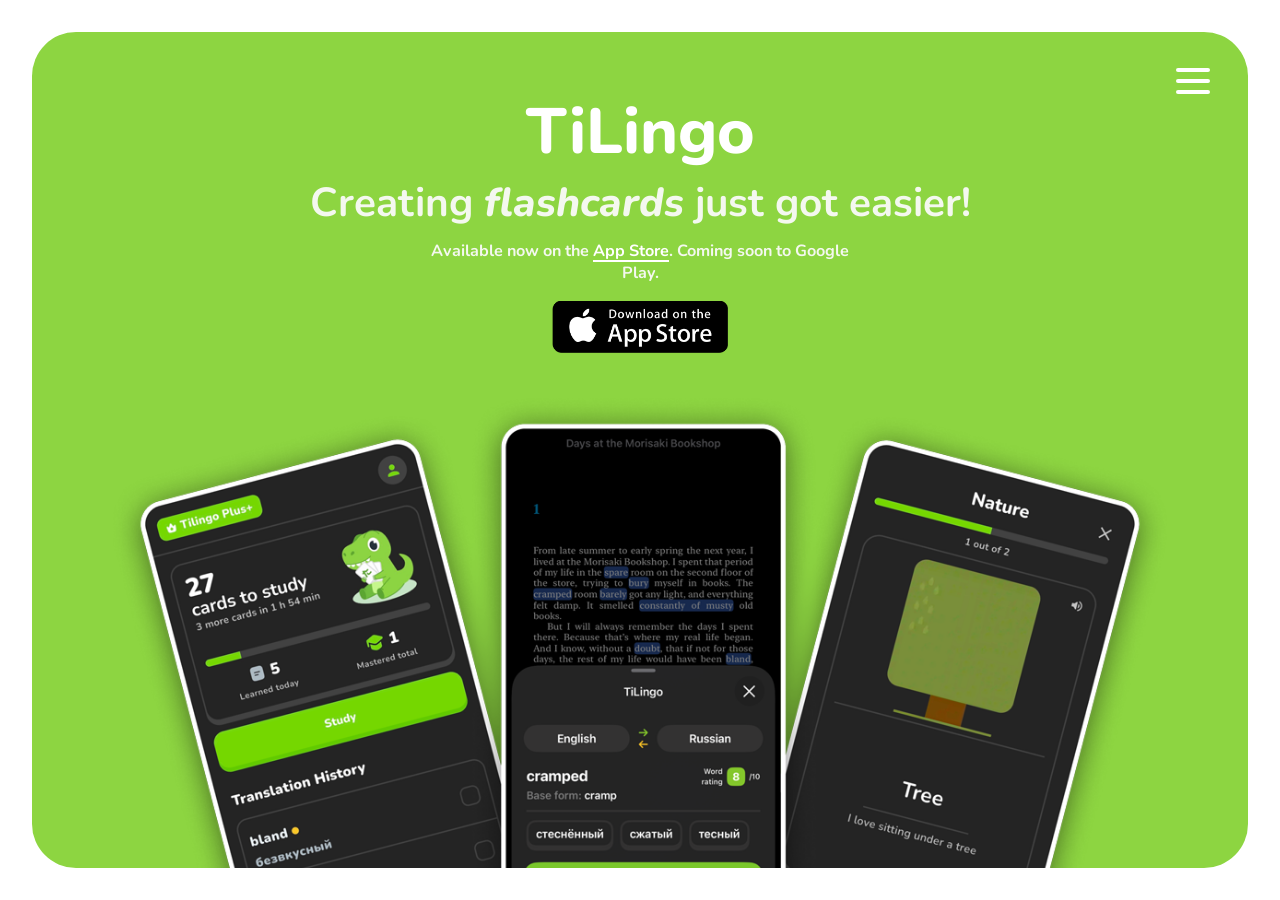
<file: index.html>
<!doctype html>
<html lang="en">
<head>
  <meta charset="utf-8">
  <meta name="viewport" content="width=device-width, initial-scale=1">
  <link rel="preconnect" href="https://fonts.googleapis.com">
  <link rel="preconnect" href="https://fonts.gstatic.com" crossorigin>
  <link href="https://fonts.googleapis.com/css2?family=Nunito:wght@400;600;700;800&display=swap" rel="stylesheet">
  <link rel="stylesheet" href="assets/css/home.css?v=7">
  <script src="assets/js/menu.js" defer></script>
  <title>TiLingo</title>
</head>
<body>
  <div class="stage">
    <div class="site-menu" data-menu>
      <button class="menu-toggle" type="button" aria-label="Open menu" aria-expanded="false" aria-controls="home-menu-panel">
        <span></span>
        <span></span>
        <span></span>
      </button>
      <nav class="menu-panel" id="home-menu-panel" aria-label="Site menu" hidden>
        <a href="support/index.html">Support</a>
        <a href="privacy/index.html">Privacy-Policy</a>
        <a href="terms/index.html">Term of Use</a>
      </nav>
    </div>

    <main class="hero-card">
      <section class="hero-copy" aria-labelledby="hero-title">
        <h1 id="hero-title">TiLingo</h1>
        <h2>Creating <em>flashcards</em> just got easier!</h2>
        <p class="availability">
          Available now on the <a href="https://apps.apple.com/us/app/tilingo-flashcards/id6758083725">App Store</a>.
          Coming soon to Google Play.
        </p>
        <a class="appstore-badge" href="https://apps.apple.com/us/app/tilingo-flashcards/id6758083725" aria-label="Open TiLingo in the App Store">
          <img src="assets/images/appstore.png" alt="Download on the App Store">
        </a>
      </section>

      <figure class="mobile-showcase" aria-label="TiLingo app screens preview">
        <img class="mobile-screen mobile-screen-one" src="assets/images/screen_1.png" alt="TiLingo study dashboard">
        <img class="mobile-screen mobile-screen-two" src="assets/images/screen_2.png" alt="TiLingo translation flashcard">
        <img class="mobile-screen mobile-screen-three" src="assets/images/screen_3.png" alt="TiLingo card review screen">
      </figure>

      <figure class="bottom-banner">
        <img src="assets/images/tilingo_banner.png" alt="TiLingo app preview">
      </figure>
    </main>
  </div>
</body>
</html>
</file>
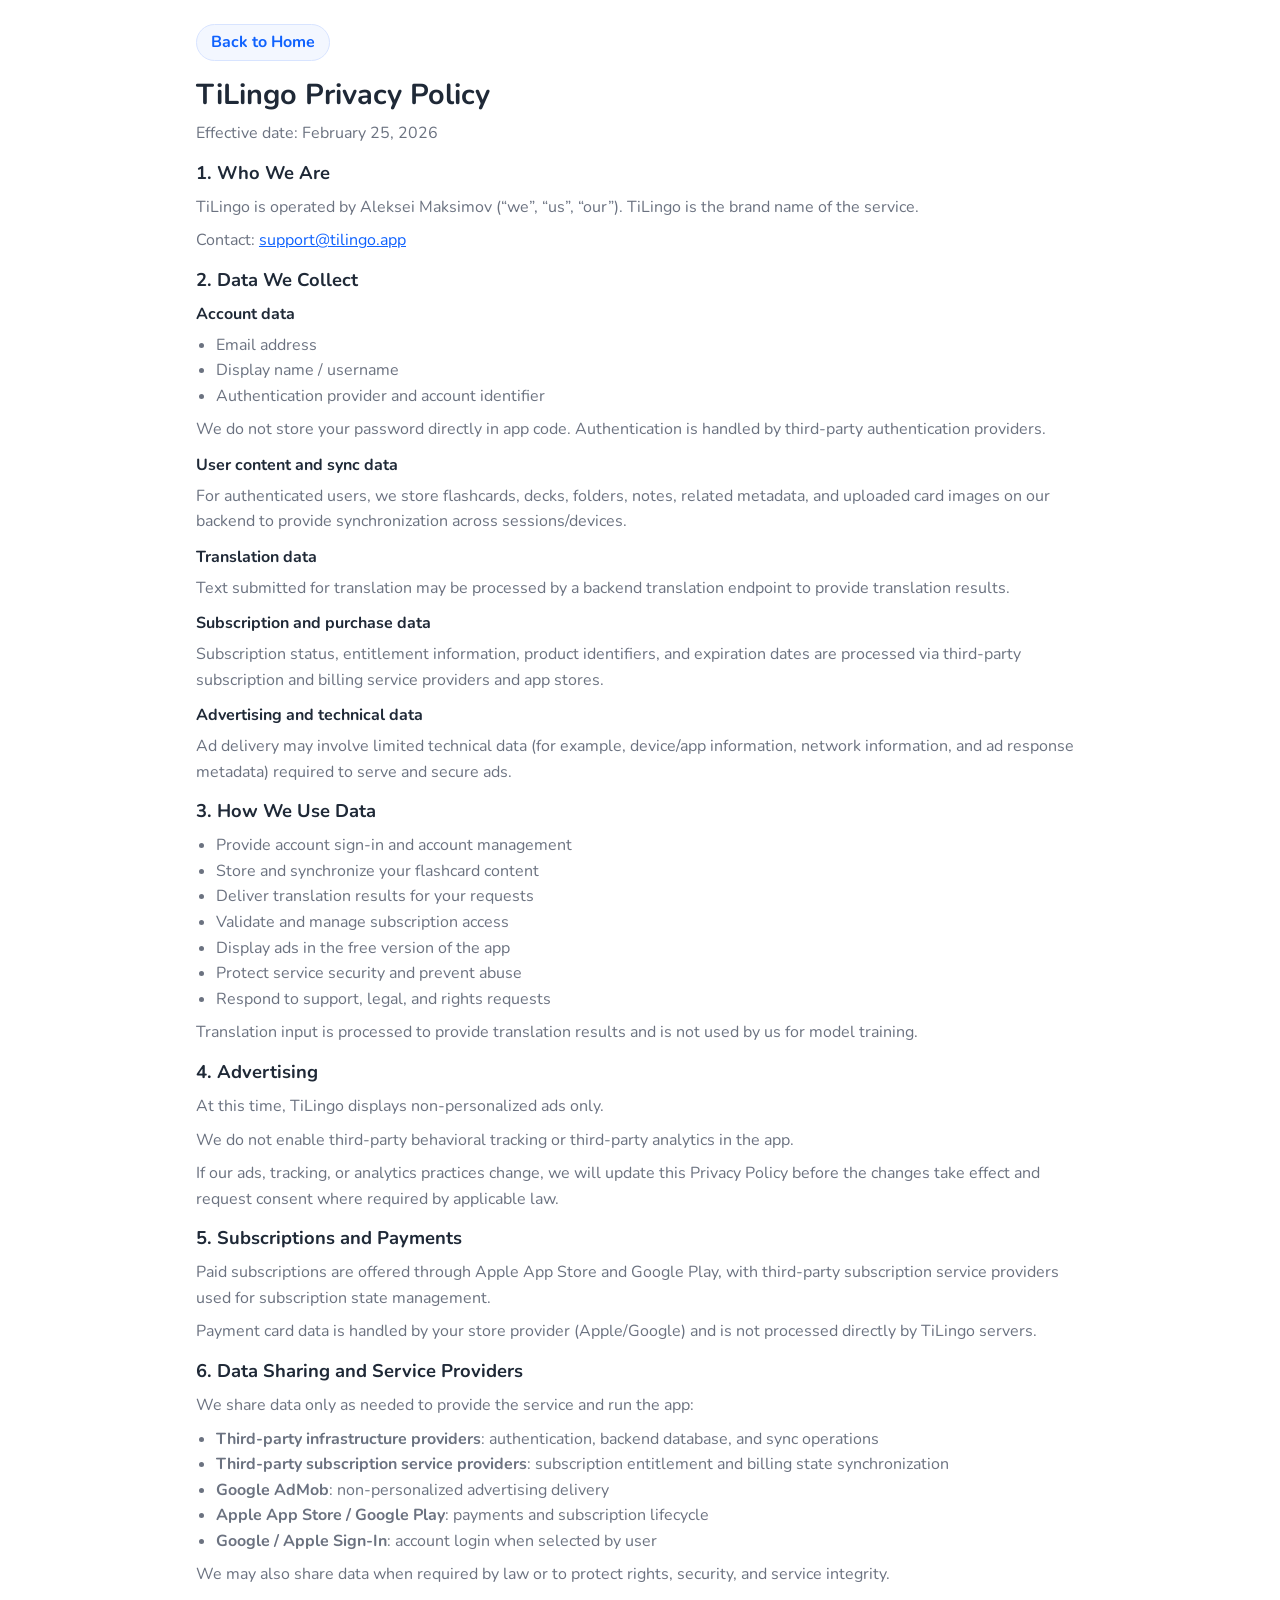
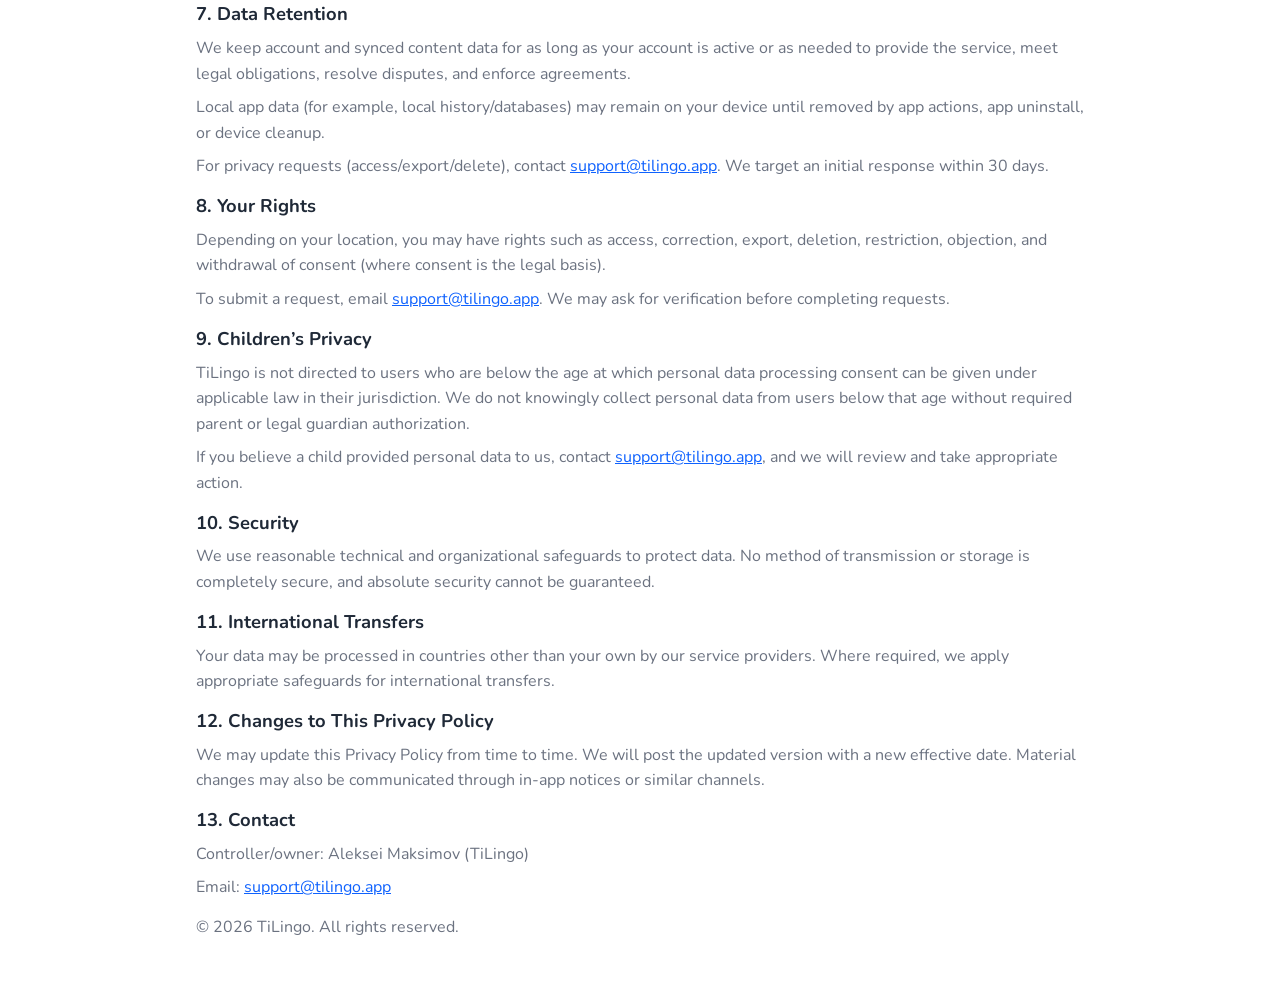
<file: privacy/index.html>
<!doctype html>
<html lang="en">
<head>
  <meta charset="utf-8">
  <meta name="viewport" content="width=device-width, initial-scale=1">
  <link rel="preconnect" href="https://fonts.googleapis.com">
  <link rel="preconnect" href="https://fonts.gstatic.com" crossorigin>
  <link href="https://fonts.googleapis.com/css2?family=Nunito:wght@400;600;700&display=swap" rel="stylesheet">
  <link rel="stylesheet" href="../assets/css/legal.css">
  <title>TiLingo Privacy Policy</title>
</head>
<body>
  <script>
    (function () {
      var params = new URLSearchParams(window.location.search);
      if (params.get("embedded") === "1") {
        document.body.classList.add("is-embedded");
      }
    })();
  </script>
  <div class="wrap">
    <nav class="top-nav" aria-label="Back navigation">
      <a class="back-link" href="../index.html">Back to Home</a>
    </nav>

    <header>
      <h1>TiLingo Privacy Policy</h1>
      <p class="meta">Effective date: February 25, 2026</p>
    </header>

    <main>
      <section>
        <h2>1. Who We Are</h2>
        <p>TiLingo is operated by Aleksei Maksimov (“we”, “us”, “our”). TiLingo is the brand name of the service.</p>
        <p>Contact: <a href="mailto:support@tilingo.app">support@tilingo.app</a></p>
      </section>

      <section>
        <h2>2. Data We Collect</h2>
        <h3>Account data</h3>
        <ul>
          <li>Email address</li>
          <li>Display name / username</li>
          <li>Authentication provider and account identifier</li>
        </ul>
        <p>We do not store your password directly in app code. Authentication is handled by third-party authentication providers.</p>

        <h3>User content and sync data</h3>
        <p>For authenticated users, we store flashcards, decks, folders, notes, related metadata, and uploaded card images on our backend to provide synchronization across sessions/devices.</p>

        <h3>Translation data</h3>
        <p>Text submitted for translation may be processed by a backend translation endpoint to provide translation results.</p>

        <h3>Subscription and purchase data</h3>
        <p>Subscription status, entitlement information, product identifiers, and expiration dates are processed via third-party subscription and billing service providers and app stores.</p>

        <h3>Advertising and technical data</h3>
        <p>Ad delivery may involve limited technical data (for example, device/app information, network information, and ad response metadata) required to serve and secure ads.</p>
      </section>

      <section>
        <h2>3. How We Use Data</h2>
        <ul>
          <li>Provide account sign-in and account management</li>
          <li>Store and synchronize your flashcard content</li>
          <li>Deliver translation results for your requests</li>
          <li>Validate and manage subscription access</li>
          <li>Display ads in the free version of the app</li>
          <li>Protect service security and prevent abuse</li>
          <li>Respond to support, legal, and rights requests</li>
        </ul>
        <p>Translation input is processed to provide translation results and is not used by us for model training.</p>
      </section>

      <section>
        <h2>4. Advertising</h2>
        <p>At this time, TiLingo displays non-personalized ads only.</p>
        <p>We do not enable third-party behavioral tracking or third-party analytics in the app.</p>
        <p>If our ads, tracking, or analytics practices change, we will update this Privacy Policy before the changes take effect and request consent where required by applicable law.</p>
      </section>

      <section>
        <h2>5. Subscriptions and Payments</h2>
        <p>Paid subscriptions are offered through Apple App Store and Google Play, with third-party subscription service providers used for subscription state management.</p>
        <p>Payment card data is handled by your store provider (Apple/Google) and is not processed directly by TiLingo servers.</p>
      </section>

      <section>
        <h2>6. Data Sharing and Service Providers</h2>
        <p>We share data only as needed to provide the service and run the app:</p>
        <ul>
          <li><strong>Third-party infrastructure providers</strong>: authentication, backend database, and sync operations</li>
          <li><strong>Third-party subscription service providers</strong>: subscription entitlement and billing state synchronization</li>
          <li><strong>Google AdMob</strong>: non-personalized advertising delivery</li>
          <li><strong>Apple App Store / Google Play</strong>: payments and subscription lifecycle</li>
          <li><strong>Google / Apple Sign-In</strong>: account login when selected by user</li>
        </ul>
        <p>We may also share data when required by law or to protect rights, security, and service integrity.</p>
      </section>

      <section>
        <h2>7. Data Retention</h2>
        <p>We keep account and synced content data for as long as your account is active or as needed to provide the service, meet legal obligations, resolve disputes, and enforce agreements.</p>
        <p>Local app data (for example, local history/databases) may remain on your device until removed by app actions, app uninstall, or device cleanup.</p>
        <p>For privacy requests (access/export/delete), contact <a href="mailto:support@tilingo.app">support@tilingo.app</a>. We target an initial response within 30 days.</p>
      </section>

      <section>
        <h2>8. Your Rights</h2>
        <p>Depending on your location, you may have rights such as access, correction, export, deletion, restriction, objection, and withdrawal of consent (where consent is the legal basis).</p>
        <p>To submit a request, email <a href="mailto:support@tilingo.app">support@tilingo.app</a>. We may ask for verification before completing requests.</p>
      </section>

      <section>
        <h2>9. Children’s Privacy</h2>
        <p>TiLingo is not directed to users who are below the age at which personal data processing consent can be given under applicable law in their jurisdiction. We do not knowingly collect personal data from users below that age without required parent or legal guardian authorization.</p>
        <p>If you believe a child provided personal data to us, contact <a href="mailto:support@tilingo.app">support@tilingo.app</a>, and we will review and take appropriate action.</p>
      </section>

      <section>
        <h2>10. Security</h2>
        <p>We use reasonable technical and organizational safeguards to protect data. No method of transmission or storage is completely secure, and absolute security cannot be guaranteed.</p>
      </section>

      <section>
        <h2>11. International Transfers</h2>
        <p>Your data may be processed in countries other than your own by our service providers. Where required, we apply appropriate safeguards for international transfers.</p>
      </section>

      <section>
        <h2>12. Changes to This Privacy Policy</h2>
        <p>We may update this Privacy Policy from time to time. We will post the updated version with a new effective date. Material changes may also be communicated through in-app notices or similar channels.</p>
      </section>

      <section>
        <h2>13. Contact</h2>
        <p>Controller/owner: Aleksei Maksimov (TiLingo)</p>
        <p>Email: <a href="mailto:support@tilingo.app">support@tilingo.app</a></p>
      </section>
    </main>

    <footer>
      <p>&copy; 2026 TiLingo. All rights reserved.</p>
    </footer>
  </div>
</body>
</html>
</file>
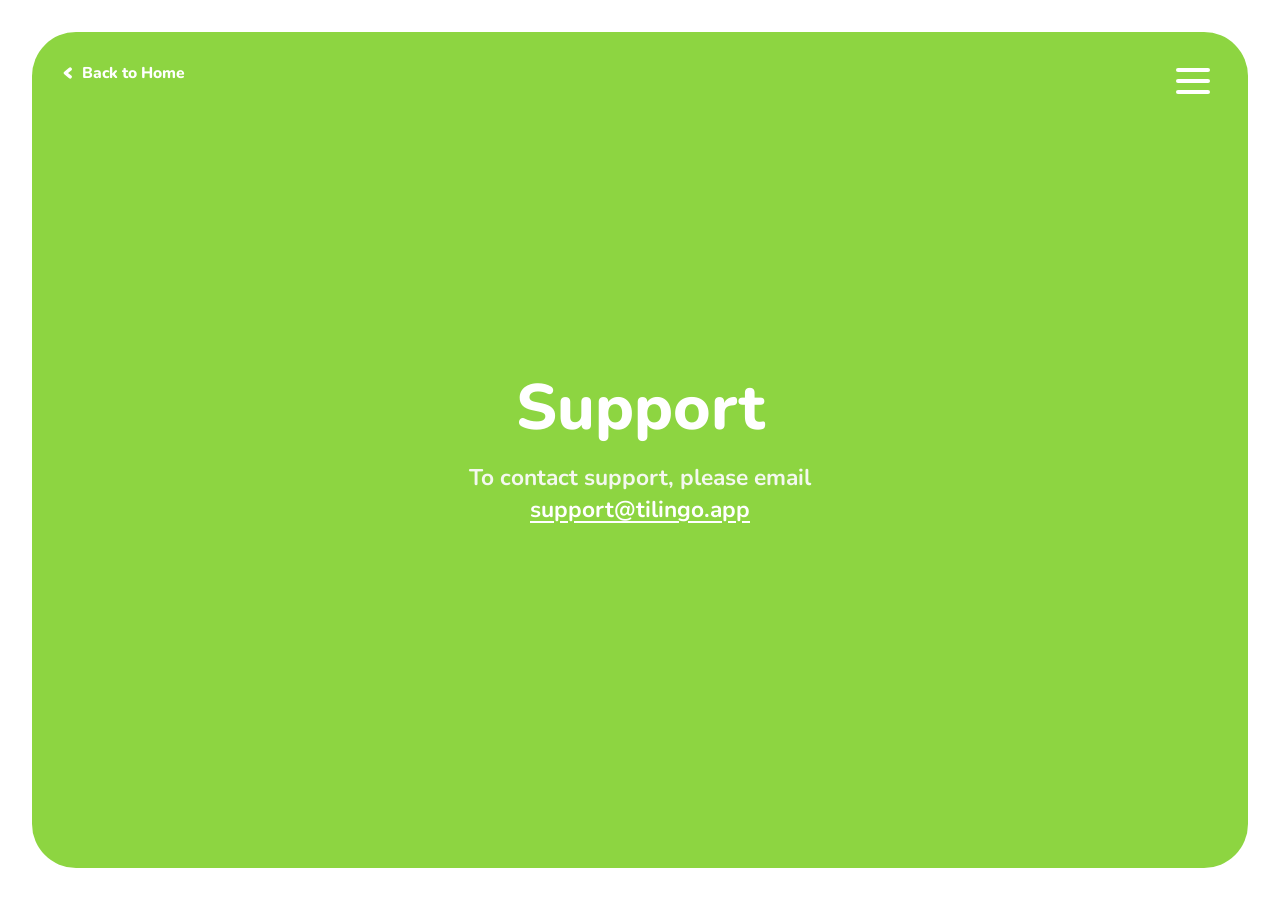
<file: support/index.html>
<!doctype html>
<html lang="en">
<head>
  <meta charset="utf-8">
  <meta name="viewport" content="width=device-width, initial-scale=1">
  <link rel="preconnect" href="https://fonts.googleapis.com">
  <link rel="preconnect" href="https://fonts.gstatic.com" crossorigin>
  <link href="https://fonts.googleapis.com/css2?family=Nunito:wght@400;600;700;800&display=swap" rel="stylesheet">
  <link rel="stylesheet" href="../assets/css/support.css">
  <script src="../assets/js/menu.js" defer></script>
  <title>TiLingo Support</title>
</head>
<body>
  <div class="stage">
    <main class="support-card">
      <div class="site-menu" data-menu>
        <button class="menu-toggle" type="button" aria-label="Open menu" aria-expanded="false" aria-controls="support-menu-panel">
          <span></span>
          <span></span>
          <span></span>
        </button>
        <nav class="menu-panel" id="support-menu-panel" aria-label="Site menu" hidden>
          <a href="index.html">Support</a>
          <a href="../privacy/index.html">Privacy-Policy</a>
          <a href="../terms/index.html">Term of Use</a>
        </nav>
      </div>

      <a class="support-home-btn" href="../index.html">
        <svg class="back-arrow" aria-hidden="true" viewBox="0 0 14 14" focusable="false">
          <path d="M9.5 2.5L4 7l5.5 4.5"></path>
        </svg>
        Back to Home
      </a>

      <section class="support-copy">
        <h1>Support</h1>
        <p>To contact support, please email <a href="mailto:support@tilingo.app">support@tilingo.app</a></p>
      </section>
    </main>
  </div>
</body>
</html>
</file>
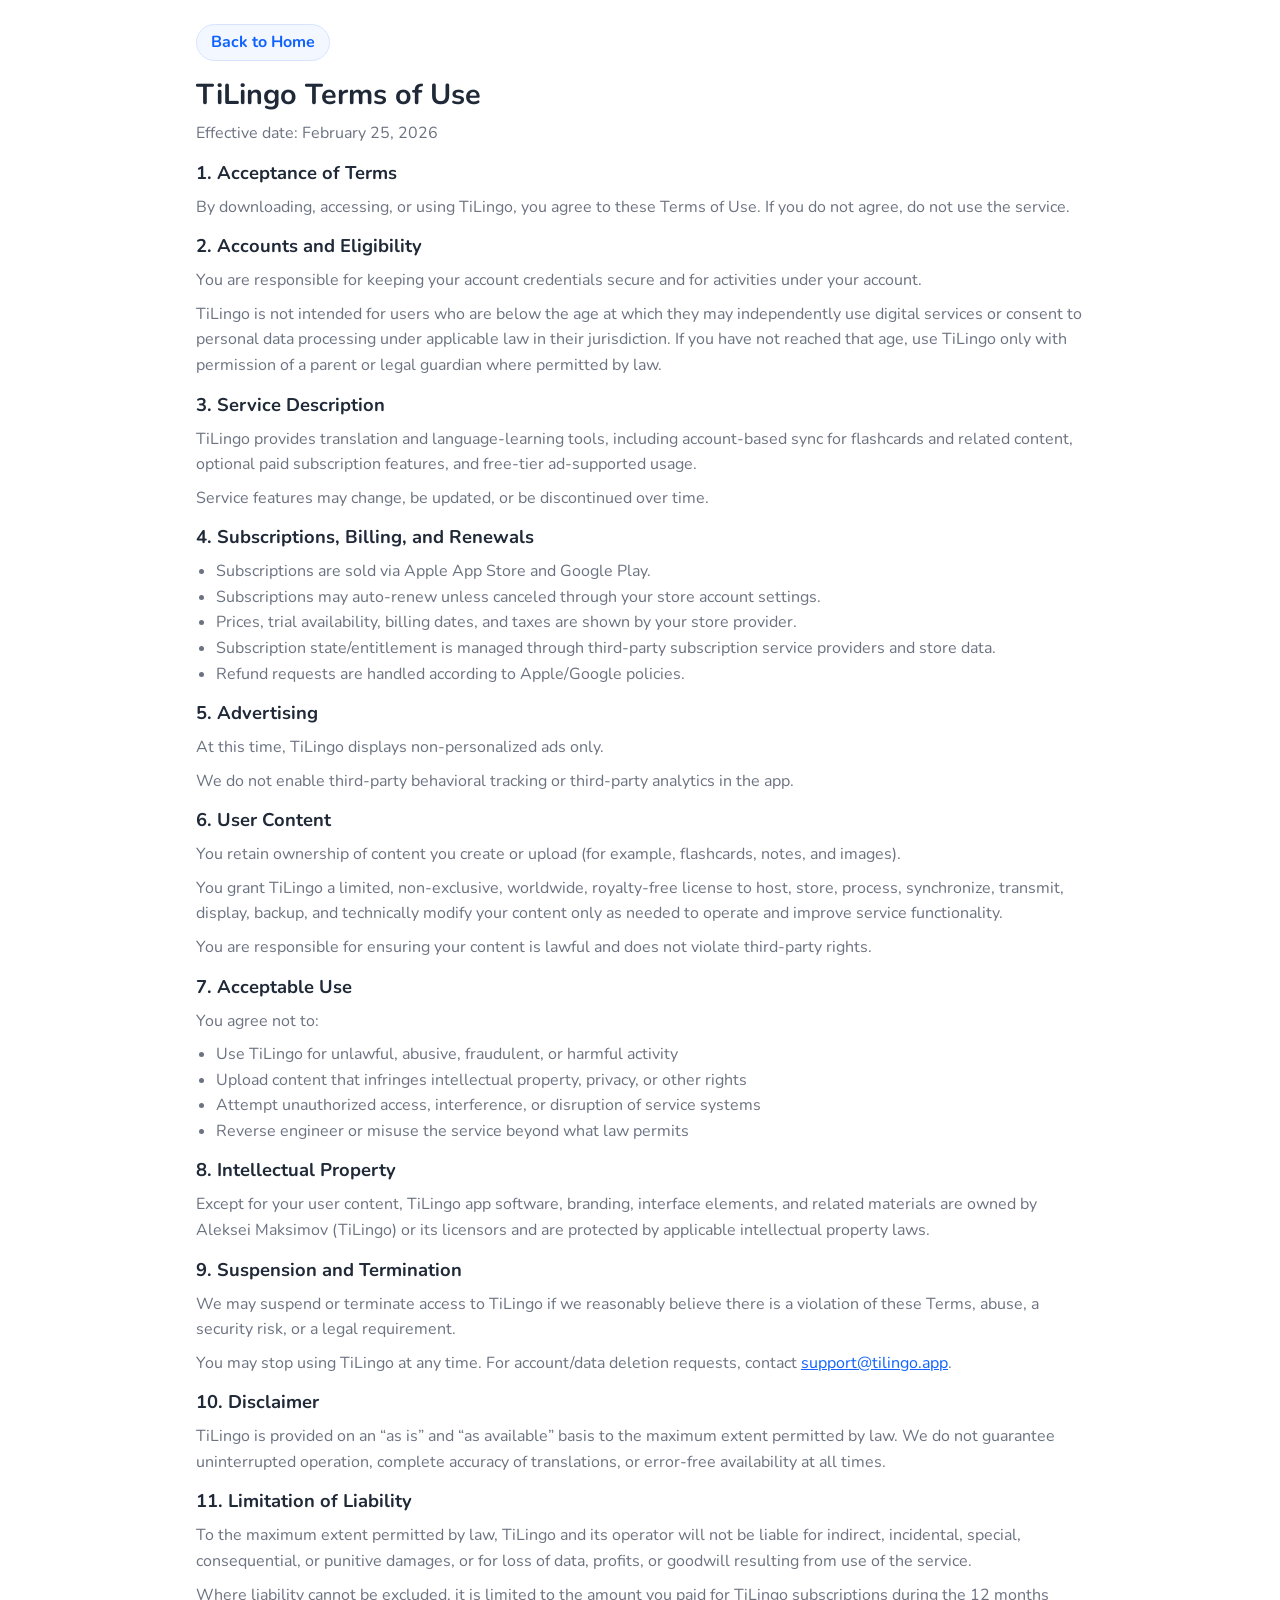
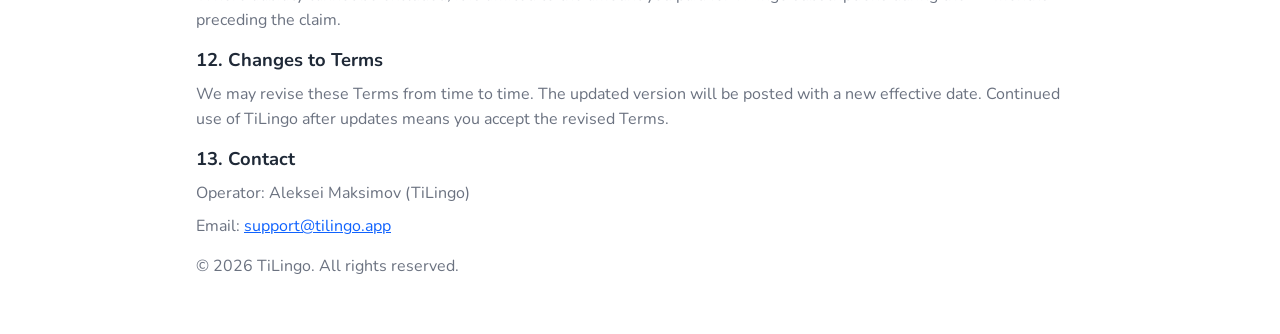
<file: terms/index.html>
<!doctype html>
<html lang="en">
<head>
  <meta charset="utf-8">
  <meta name="viewport" content="width=device-width, initial-scale=1">
  <link rel="preconnect" href="https://fonts.googleapis.com">
  <link rel="preconnect" href="https://fonts.gstatic.com" crossorigin>
  <link href="https://fonts.googleapis.com/css2?family=Nunito:wght@400;600;700&display=swap" rel="stylesheet">
  <link rel="stylesheet" href="../assets/css/legal.css">
  <title>TiLingo Terms of Use</title>
</head>
<body>
  <script>
    (function () {
      var params = new URLSearchParams(window.location.search);
      if (params.get("embedded") === "1") {
        document.body.classList.add("is-embedded");
      }
    })();
  </script>
  <div class="wrap">
    <nav class="top-nav" aria-label="Back navigation">
      <a class="back-link" href="../index.html">Back to Home</a>
    </nav>

    <header>
      <h1>TiLingo Terms of Use</h1>
      <p class="meta">Effective date: February 25, 2026</p>
    </header>

    <main>
      <section>
        <h2>1. Acceptance of Terms</h2>
        <p>By downloading, accessing, or using TiLingo, you agree to these Terms of Use. If you do not agree, do not use the service.</p>
      </section>

      <section>
        <h2>2. Accounts and Eligibility</h2>
        <p>You are responsible for keeping your account credentials secure and for activities under your account.</p>
        <p>TiLingo is not intended for users who are below the age at which they may independently use digital services or consent to personal data processing under applicable law in their jurisdiction. If you have not reached that age, use TiLingo only with permission of a parent or legal guardian where permitted by law.</p>
      </section>

      <section>
        <h2>3. Service Description</h2>
        <p>TiLingo provides translation and language-learning tools, including account-based sync for flashcards and related content, optional paid subscription features, and free-tier ad-supported usage.</p>
        <p>Service features may change, be updated, or be discontinued over time.</p>
      </section>

      <section>
        <h2>4. Subscriptions, Billing, and Renewals</h2>
        <ul>
          <li>Subscriptions are sold via Apple App Store and Google Play.</li>
          <li>Subscriptions may auto-renew unless canceled through your store account settings.</li>
          <li>Prices, trial availability, billing dates, and taxes are shown by your store provider.</li>
          <li>Subscription state/entitlement is managed through third-party subscription service providers and store data.</li>
          <li>Refund requests are handled according to Apple/Google policies.</li>
        </ul>
      </section>

      <section>
        <h2>5. Advertising</h2>
        <p>At this time, TiLingo displays non-personalized ads only.</p>
        <p>We do not enable third-party behavioral tracking or third-party analytics in the app.</p>
      </section>

      <section>
        <h2>6. User Content</h2>
        <p>You retain ownership of content you create or upload (for example, flashcards, notes, and images).</p>
        <p>You grant TiLingo a limited, non-exclusive, worldwide, royalty-free license to host, store, process, synchronize, transmit, display, backup, and technically modify your content only as needed to operate and improve service functionality.</p>
        <p>You are responsible for ensuring your content is lawful and does not violate third-party rights.</p>
      </section>

      <section>
        <h2>7. Acceptable Use</h2>
        <p>You agree not to:</p>
        <ul>
          <li>Use TiLingo for unlawful, abusive, fraudulent, or harmful activity</li>
          <li>Upload content that infringes intellectual property, privacy, or other rights</li>
          <li>Attempt unauthorized access, interference, or disruption of service systems</li>
          <li>Reverse engineer or misuse the service beyond what law permits</li>
        </ul>
      </section>

      <section>
        <h2>8. Intellectual Property</h2>
        <p>Except for your user content, TiLingo app software, branding, interface elements, and related materials are owned by Aleksei Maksimov (TiLingo) or its licensors and are protected by applicable intellectual property laws.</p>
      </section>

      <section>
        <h2>9. Suspension and Termination</h2>
        <p>We may suspend or terminate access to TiLingo if we reasonably believe there is a violation of these Terms, abuse, a security risk, or a legal requirement.</p>
        <p>You may stop using TiLingo at any time. For account/data deletion requests, contact <a href="mailto:support@tilingo.app">support@tilingo.app</a>.</p>
      </section>

      <section>
        <h2>10. Disclaimer</h2>
        <p>TiLingo is provided on an “as is” and “as available” basis to the maximum extent permitted by law. We do not guarantee uninterrupted operation, complete accuracy of translations, or error-free availability at all times.</p>
      </section>

      <section>
        <h2>11. Limitation of Liability</h2>
        <p>To the maximum extent permitted by law, TiLingo and its operator will not be liable for indirect, incidental, special, consequential, or punitive damages, or for loss of data, profits, or goodwill resulting from use of the service.</p>
        <p>Where liability cannot be excluded, it is limited to the amount you paid for TiLingo subscriptions during the 12 months preceding the claim.</p>
      </section>

      <section>
        <h2>12. Changes to Terms</h2>
        <p>We may revise these Terms from time to time. The updated version will be posted with a new effective date. Continued use of TiLingo after updates means you accept the revised Terms.</p>
      </section>

      <section>
        <h2>13. Contact</h2>
        <p>Operator: Aleksei Maksimov (TiLingo)</p>
        <p>Email: <a href="mailto:support@tilingo.app">support@tilingo.app</a></p>
      </section>
    </main>

    <footer>
      <p>&copy; 2026 TiLingo. All rights reserved.</p>
    </footer>
  </div>
</body>
</html>
</file>
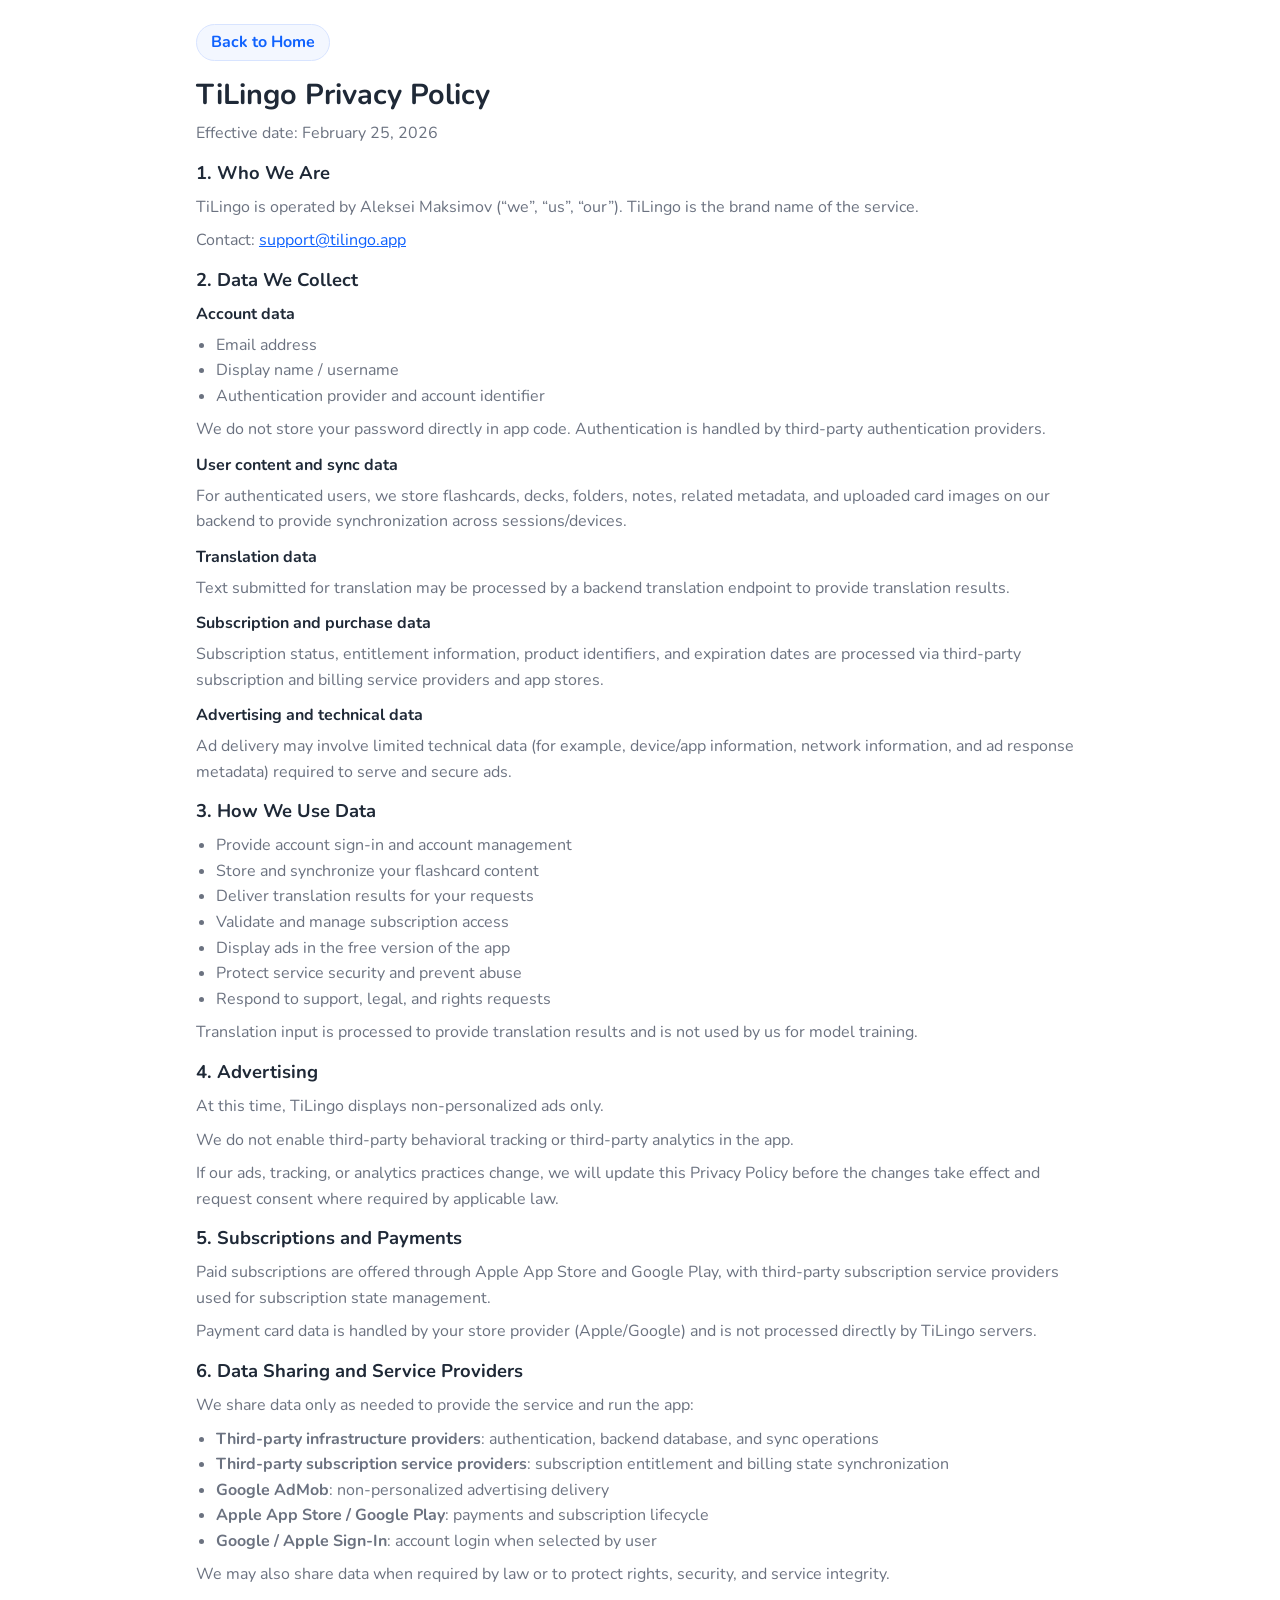
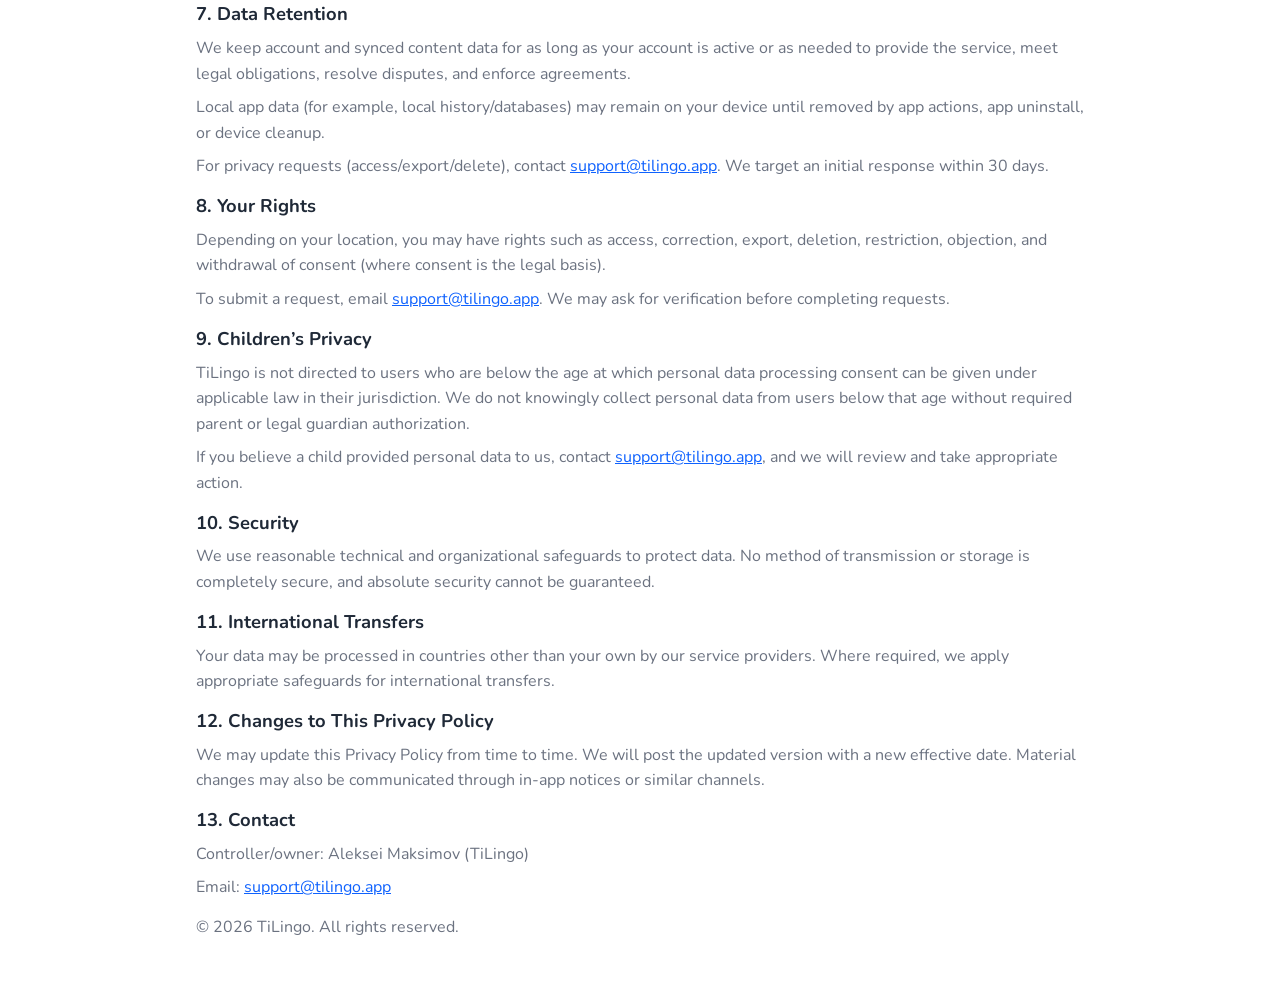
<file: pages/privacy/index.html>
<!doctype html>
<html lang="en">
<head>
  <meta charset="utf-8">
  <meta name="viewport" content="width=device-width, initial-scale=1">
  <link rel="preconnect" href="https://fonts.googleapis.com">
  <link rel="preconnect" href="https://fonts.gstatic.com" crossorigin>
  <link href="https://fonts.googleapis.com/css2?family=Nunito:wght@400;600;700&display=swap" rel="stylesheet">
  <link rel="stylesheet" href="../../assets/css/legal.css">
  <title>TiLingo Privacy Policy</title>
</head>
<body>
  <div class="wrap">
    <nav class="top-nav" aria-label="Back navigation">
      <a class="back-link" href="../../index.html">Back to Home</a>
    </nav>

    <header>
      <h1>TiLingo Privacy Policy</h1>
      <p class="meta">Effective date: February 25, 2026</p>
    </header>

    <main>
      <section>
        <h2>1. Who We Are</h2>
        <p>TiLingo is operated by Aleksei Maksimov (“we”, “us”, “our”). TiLingo is the brand name of the service.</p>
        <p>Contact: <a href="mailto:support@tilingo.app">support@tilingo.app</a></p>
      </section>

      <section>
        <h2>2. Data We Collect</h2>
        <h3>Account data</h3>
        <ul>
          <li>Email address</li>
          <li>Display name / username</li>
          <li>Authentication provider and account identifier</li>
        </ul>
        <p>We do not store your password directly in app code. Authentication is handled by third-party authentication providers.</p>

        <h3>User content and sync data</h3>
        <p>For authenticated users, we store flashcards, decks, folders, notes, related metadata, and uploaded card images on our backend to provide synchronization across sessions/devices.</p>

        <h3>Translation data</h3>
        <p>Text submitted for translation may be processed by a backend translation endpoint to provide translation results.</p>

        <h3>Subscription and purchase data</h3>
        <p>Subscription status, entitlement information, product identifiers, and expiration dates are processed via third-party subscription and billing service providers and app stores.</p>

        <h3>Advertising and technical data</h3>
        <p>Ad delivery may involve limited technical data (for example, device/app information, network information, and ad response metadata) required to serve and secure ads.</p>
      </section>

      <section>
        <h2>3. How We Use Data</h2>
        <ul>
          <li>Provide account sign-in and account management</li>
          <li>Store and synchronize your flashcard content</li>
          <li>Deliver translation results for your requests</li>
          <li>Validate and manage subscription access</li>
          <li>Display ads in the free version of the app</li>
          <li>Protect service security and prevent abuse</li>
          <li>Respond to support, legal, and rights requests</li>
        </ul>
        <p>Translation input is processed to provide translation results and is not used by us for model training.</p>
      </section>

      <section>
        <h2>4. Advertising</h2>
        <p>At this time, TiLingo displays non-personalized ads only.</p>
        <p>We do not enable third-party behavioral tracking or third-party analytics in the app.</p>
        <p>If our ads, tracking, or analytics practices change, we will update this Privacy Policy before the changes take effect and request consent where required by applicable law.</p>
      </section>

      <section>
        <h2>5. Subscriptions and Payments</h2>
        <p>Paid subscriptions are offered through Apple App Store and Google Play, with third-party subscription service providers used for subscription state management.</p>
        <p>Payment card data is handled by your store provider (Apple/Google) and is not processed directly by TiLingo servers.</p>
      </section>

      <section>
        <h2>6. Data Sharing and Service Providers</h2>
        <p>We share data only as needed to provide the service and run the app:</p>
        <ul>
          <li><strong>Third-party infrastructure providers</strong>: authentication, backend database, and sync operations</li>
          <li><strong>Third-party subscription service providers</strong>: subscription entitlement and billing state synchronization</li>
          <li><strong>Google AdMob</strong>: non-personalized advertising delivery</li>
          <li><strong>Apple App Store / Google Play</strong>: payments and subscription lifecycle</li>
          <li><strong>Google / Apple Sign-In</strong>: account login when selected by user</li>
        </ul>
        <p>We may also share data when required by law or to protect rights, security, and service integrity.</p>
      </section>

      <section>
        <h2>7. Data Retention</h2>
        <p>We keep account and synced content data for as long as your account is active or as needed to provide the service, meet legal obligations, resolve disputes, and enforce agreements.</p>
        <p>Local app data (for example, local history/databases) may remain on your device until removed by app actions, app uninstall, or device cleanup.</p>
        <p>For privacy requests (access/export/delete), contact <a href="mailto:support@tilingo.app">support@tilingo.app</a>. We target an initial response within 30 days.</p>
      </section>

      <section>
        <h2>8. Your Rights</h2>
        <p>Depending on your location, you may have rights such as access, correction, export, deletion, restriction, objection, and withdrawal of consent (where consent is the legal basis).</p>
        <p>To submit a request, email <a href="mailto:support@tilingo.app">support@tilingo.app</a>. We may ask for verification before completing requests.</p>
      </section>

      <section>
        <h2>9. Children’s Privacy</h2>
        <p>TiLingo is not directed to users who are below the age at which personal data processing consent can be given under applicable law in their jurisdiction. We do not knowingly collect personal data from users below that age without required parent or legal guardian authorization.</p>
        <p>If you believe a child provided personal data to us, contact <a href="mailto:support@tilingo.app">support@tilingo.app</a>, and we will review and take appropriate action.</p>
      </section>

      <section>
        <h2>10. Security</h2>
        <p>We use reasonable technical and organizational safeguards to protect data. No method of transmission or storage is completely secure, and absolute security cannot be guaranteed.</p>
      </section>

      <section>
        <h2>11. International Transfers</h2>
        <p>Your data may be processed in countries other than your own by our service providers. Where required, we apply appropriate safeguards for international transfers.</p>
      </section>

      <section>
        <h2>12. Changes to This Privacy Policy</h2>
        <p>We may update this Privacy Policy from time to time. We will post the updated version with a new effective date. Material changes may also be communicated through in-app notices or similar channels.</p>
      </section>

      <section>
        <h2>13. Contact</h2>
        <p>Controller/owner: Aleksei Maksimov (TiLingo)</p>
        <p>Email: <a href="mailto:support@tilingo.app">support@tilingo.app</a></p>
      </section>
    </main>

    <footer>
      <p>&copy; 2026 TiLingo. All rights reserved.</p>
    </footer>
  </div>
</body>
</html>
</file>
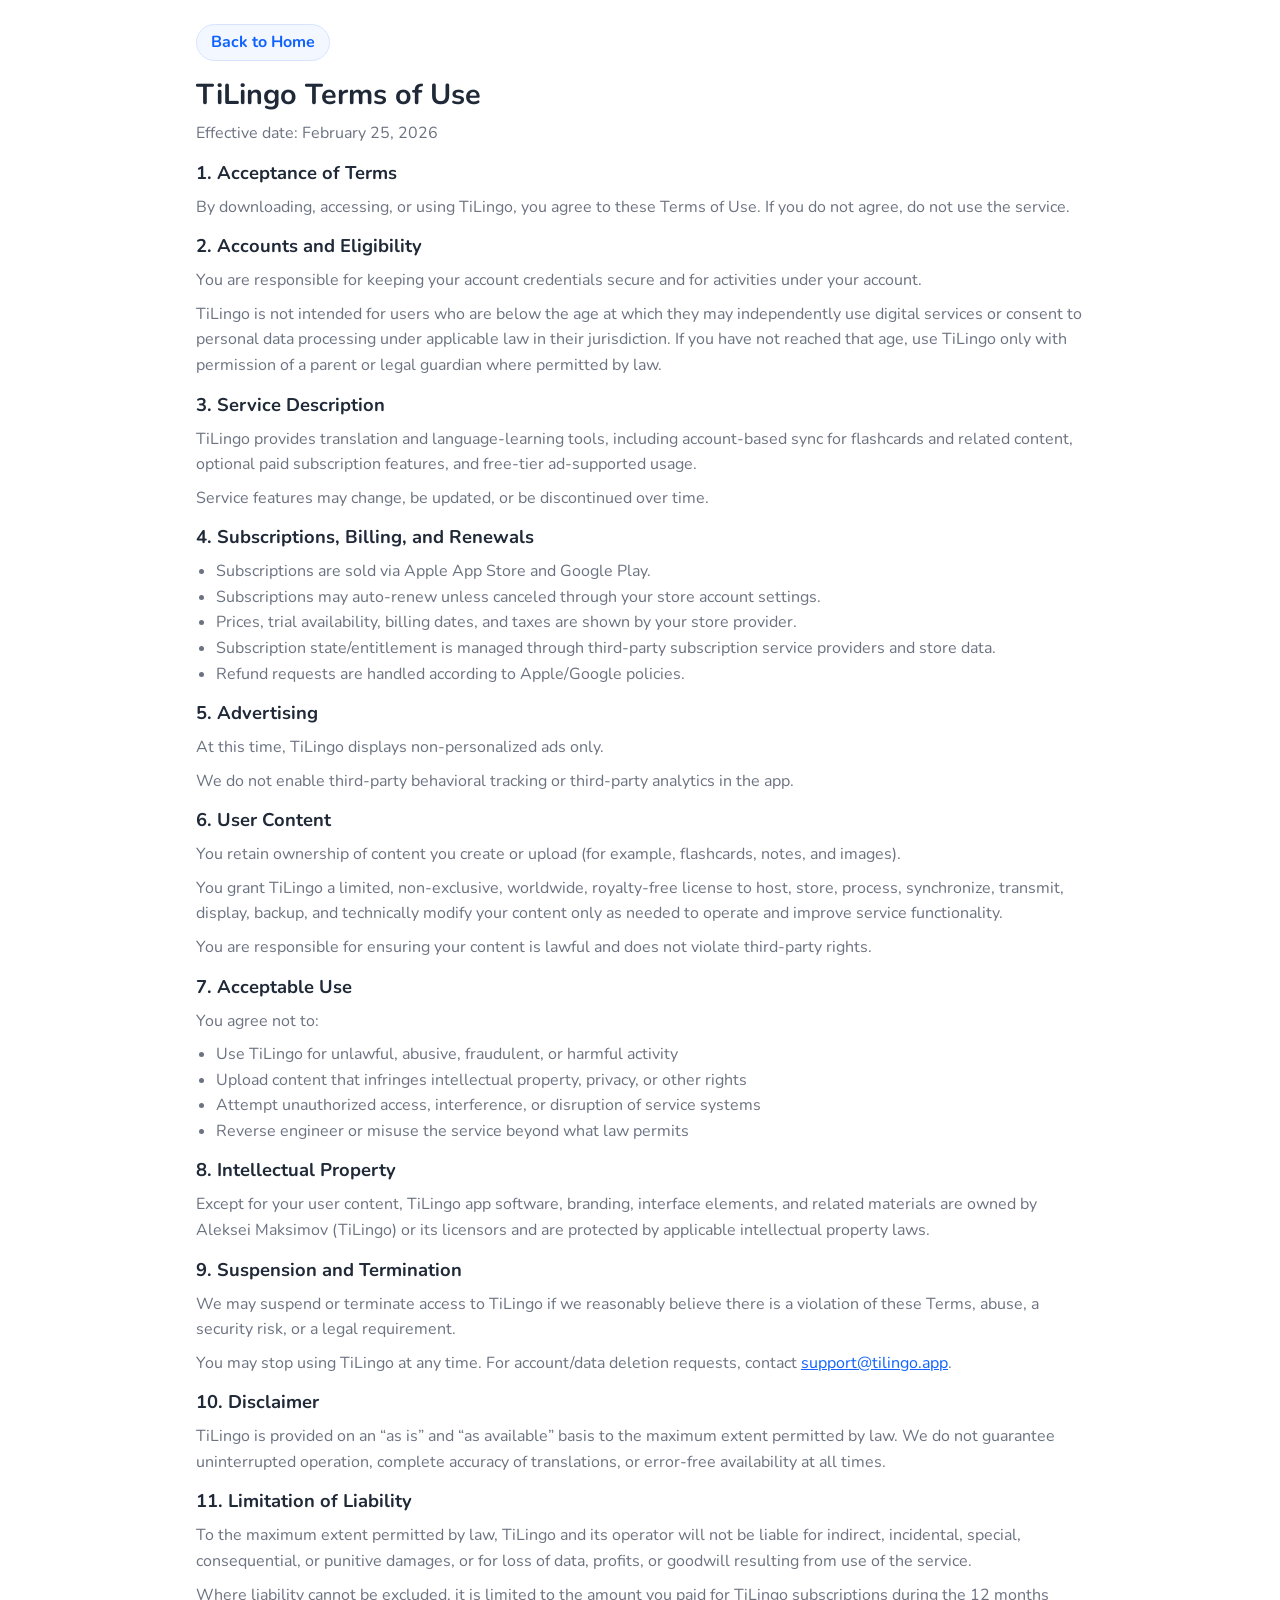
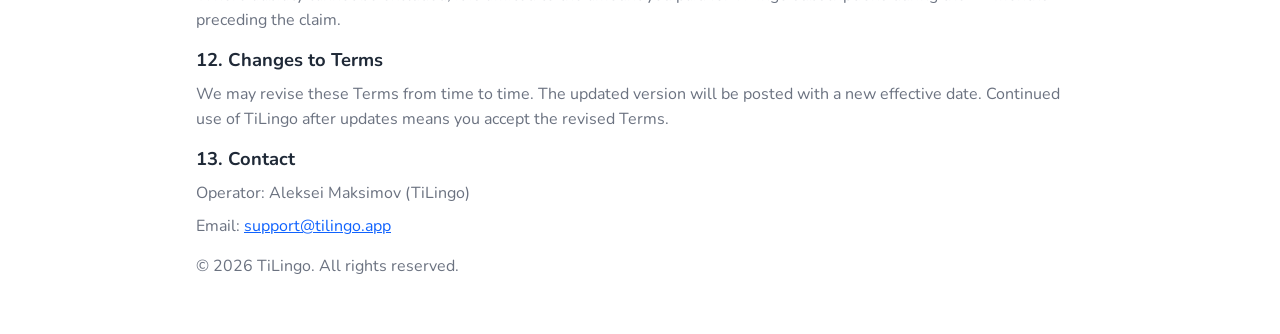
<file: pages/terms/index.html>
<!doctype html>
<html lang="en">
<head>
  <meta charset="utf-8">
  <meta name="viewport" content="width=device-width, initial-scale=1">
  <link rel="preconnect" href="https://fonts.googleapis.com">
  <link rel="preconnect" href="https://fonts.gstatic.com" crossorigin>
  <link href="https://fonts.googleapis.com/css2?family=Nunito:wght@400;600;700&display=swap" rel="stylesheet">
  <link rel="stylesheet" href="../../assets/css/legal.css">
  <title>TiLingo Terms of Use</title>
</head>
<body>
  <div class="wrap">
    <nav class="top-nav" aria-label="Back navigation">
      <a class="back-link" href="../../index.html">Back to Home</a>
    </nav>

    <header>
      <h1>TiLingo Terms of Use</h1>
      <p class="meta">Effective date: February 25, 2026</p>
    </header>

    <main>
      <section>
        <h2>1. Acceptance of Terms</h2>
        <p>By downloading, accessing, or using TiLingo, you agree to these Terms of Use. If you do not agree, do not use the service.</p>
      </section>

      <section>
        <h2>2. Accounts and Eligibility</h2>
        <p>You are responsible for keeping your account credentials secure and for activities under your account.</p>
        <p>TiLingo is not intended for users who are below the age at which they may independently use digital services or consent to personal data processing under applicable law in their jurisdiction. If you have not reached that age, use TiLingo only with permission of a parent or legal guardian where permitted by law.</p>
      </section>

      <section>
        <h2>3. Service Description</h2>
        <p>TiLingo provides translation and language-learning tools, including account-based sync for flashcards and related content, optional paid subscription features, and free-tier ad-supported usage.</p>
        <p>Service features may change, be updated, or be discontinued over time.</p>
      </section>

      <section>
        <h2>4. Subscriptions, Billing, and Renewals</h2>
        <ul>
          <li>Subscriptions are sold via Apple App Store and Google Play.</li>
          <li>Subscriptions may auto-renew unless canceled through your store account settings.</li>
          <li>Prices, trial availability, billing dates, and taxes are shown by your store provider.</li>
          <li>Subscription state/entitlement is managed through third-party subscription service providers and store data.</li>
          <li>Refund requests are handled according to Apple/Google policies.</li>
        </ul>
      </section>

      <section>
        <h2>5. Advertising</h2>
        <p>At this time, TiLingo displays non-personalized ads only.</p>
        <p>We do not enable third-party behavioral tracking or third-party analytics in the app.</p>
      </section>

      <section>
        <h2>6. User Content</h2>
        <p>You retain ownership of content you create or upload (for example, flashcards, notes, and images).</p>
        <p>You grant TiLingo a limited, non-exclusive, worldwide, royalty-free license to host, store, process, synchronize, transmit, display, backup, and technically modify your content only as needed to operate and improve service functionality.</p>
        <p>You are responsible for ensuring your content is lawful and does not violate third-party rights.</p>
      </section>

      <section>
        <h2>7. Acceptable Use</h2>
        <p>You agree not to:</p>
        <ul>
          <li>Use TiLingo for unlawful, abusive, fraudulent, or harmful activity</li>
          <li>Upload content that infringes intellectual property, privacy, or other rights</li>
          <li>Attempt unauthorized access, interference, or disruption of service systems</li>
          <li>Reverse engineer or misuse the service beyond what law permits</li>
        </ul>
      </section>

      <section>
        <h2>8. Intellectual Property</h2>
        <p>Except for your user content, TiLingo app software, branding, interface elements, and related materials are owned by Aleksei Maksimov (TiLingo) or its licensors and are protected by applicable intellectual property laws.</p>
      </section>

      <section>
        <h2>9. Suspension and Termination</h2>
        <p>We may suspend or terminate access to TiLingo if we reasonably believe there is a violation of these Terms, abuse, a security risk, or a legal requirement.</p>
        <p>You may stop using TiLingo at any time. For account/data deletion requests, contact <a href="mailto:support@tilingo.app">support@tilingo.app</a>.</p>
      </section>

      <section>
        <h2>10. Disclaimer</h2>
        <p>TiLingo is provided on an “as is” and “as available” basis to the maximum extent permitted by law. We do not guarantee uninterrupted operation, complete accuracy of translations, or error-free availability at all times.</p>
      </section>

      <section>
        <h2>11. Limitation of Liability</h2>
        <p>To the maximum extent permitted by law, TiLingo and its operator will not be liable for indirect, incidental, special, consequential, or punitive damages, or for loss of data, profits, or goodwill resulting from use of the service.</p>
        <p>Where liability cannot be excluded, it is limited to the amount you paid for TiLingo subscriptions during the 12 months preceding the claim.</p>
      </section>

      <section>
        <h2>12. Changes to Terms</h2>
        <p>We may revise these Terms from time to time. The updated version will be posted with a new effective date. Continued use of TiLingo after updates means you accept the revised Terms.</p>
      </section>

      <section>
        <h2>13. Contact</h2>
        <p>Operator: Aleksei Maksimov (TiLingo)</p>
        <p>Email: <a href="mailto:support@tilingo.app">support@tilingo.app</a></p>
      </section>
    </main>

    <footer>
      <p>&copy; 2026 TiLingo. All rights reserved.</p>
    </footer>
  </div>
</body>
</html>
</file>
<file: assets/css/home.css>
:root {
  color-scheme: light;
  --page-bg: #ffffff;
  --hero-bg: #8dd541;
  --white: #ffffff;
  --soft-white: #f4f8ef;
  --menu-text: #1f2f36;
  --menu-hover: #eaf0f3;
}

* {
  box-sizing: border-box;
}

html {
  background: var(--page-bg);
}

body {
  margin: 0;
  height: 100vh;
  background: var(--page-bg);
  font-family: "Nunito", -apple-system, BlinkMacSystemFont, "Segoe UI", Roboto, Helvetica, Arial, sans-serif;
  overflow: hidden;
}

.stage {
  position: relative;
  height: 100vh;
  padding: 32px;
  display: grid;
  justify-items: center;
}

.hero-card {
  position: relative;
  z-index: 1;
  width: min(1840px, calc(100vw - 64px));
  max-width: 1840px;
  height: calc(100vh - 64px);
  margin: 0 auto;
  display: flex;
  flex-direction: column;
  background: var(--hero-bg);
  border-radius: 44px;
  overflow: hidden;
}

.site-menu {
  position: absolute;
  top: 60px;
  right: 62px;
  z-index: 100;
}

.menu-toggle {
  appearance: none;
  display: flex;
  flex-direction: column;
  gap: 7px;
  align-items: flex-end;
  cursor: pointer;
  border: 0;
  background: transparent;
  margin: 0;
  padding: 8px;
}

.menu-toggle:focus-visible {
  outline: 3px solid rgba(255, 255, 255, 0.75);
  outline-offset: 3px;
  border-radius: 8px;
}

.menu-toggle span {
  display: block;
  width: 34px;
  height: 4px;
  border-radius: 999px;
  background: var(--white);
}

.menu-panel {
  position: absolute;
  top: calc(100% + 10px);
  right: 0;
  display: grid;
  min-width: 210px;
  padding: 8px;
  border-radius: 14px;
  background: var(--white);
  box-shadow: 0 18px 36px rgba(28, 40, 23, 0.22);
  transform-origin: top right;
  opacity: 0;
  transform: translateY(-8px) scale(0.98);
  pointer-events: none;
  transition: opacity 0.2s ease, transform 0.2s ease;
}

.site-menu.is-open .menu-panel {
  opacity: 1;
  transform: translateY(0) scale(1);
  pointer-events: auto;
}

.menu-panel a {
  display: block;
  color: var(--menu-text);
  text-decoration: none;
  font-weight: 700;
  font-size: 0.98rem;
  padding: 10px 12px;
  border-radius: 10px;
}

.menu-panel a:hover {
  background: var(--menu-hover);
}

.menu-panel a:focus-visible {
  outline: 3px solid #b8cad4;
  outline-offset: 1px;
}

.hero-copy {
  position: relative;
  z-index: 4;
  max-width: 880px;
  margin: 0 auto;
  padding: clamp(46px, 7.6vh, 88px) 24px clamp(16px, 2.8vh, 28px);
  text-align: center;
}

.hero-copy h1 {
  margin: 0;
  color: var(--white);
  font-size: clamp(4rem, 5.6vh, 5rem);
  font-weight: 800;
  line-height: 1.02;
}

.hero-copy h2 {
  margin: clamp(10px, 1.7vh, 18px) 0 0;
  color: var(--soft-white);
  font-size: clamp(2.25rem, 4.5vh, 3.15rem);
  font-weight: 700;
  line-height: 1.08;
}

.hero-copy h2 em {
  font-style: italic;
  font-weight: 800;
}

.availability {
  margin: clamp(10px, 1.8vh, 18px) auto 0;
  max-width: 43ch;
  color: var(--soft-white);
  font-size: clamp(1rem, 1.8vh, 1.18rem);
  font-weight: 700;
  line-height: 1.35;
}

.availability a {
  color: var(--white);
  text-decoration-thickness: 2px;
  text-underline-offset: 4px;
}

.availability a:hover {
  opacity: 0.85;
}

.availability a:focus-visible {
  outline: 3px solid rgba(255, 255, 255, 0.75);
  outline-offset: 3px;
  border-radius: 6px;
}

.appstore-badge {
  display: inline-flex;
  margin-top: clamp(10px, 1.8vh, 16px);
}

.appstore-badge img {
  display: block;
  height: clamp(42px, 5.8vh, 52px);
  width: auto;
}

.bottom-banner {
  position: relative;
  z-index: 2;
  width: min(1120px, 94%, max(420px, calc((100vh - 336px) * 1.9608)));
  margin: auto auto 0;
}

.bottom-banner img {
  display: block;
  width: 100%;
  height: auto;
}

.mobile-showcase {
  display: none;
}

@media (max-width: 1240px) {
  .hero-copy {
    max-width: 760px;
  }

  .hero-copy h1 {
    font-size: 4.35rem;
  }

  .hero-copy h2 {
    font-size: 2.65rem;
  }
}

@media (max-height: 820px) and (min-width: 901px) {
  .hero-copy {
    padding-top: 36px;
    padding-bottom: 14px;
  }

  .hero-copy h1 {
    font-size: 4rem;
  }

  .hero-copy h2 {
    margin-top: 12px;
    font-size: 2.35rem;
  }

  .availability {
    margin-top: 12px;
    font-size: 1.05rem;
  }

  .appstore-badge {
    margin-top: 12px;
  }

  .appstore-badge img {
    height: 44px;
  }

  .bottom-banner {
    width: min(900px, 90%, max(380px, calc((100vh - 310px) * 1.9608)));
  }
}

@media (max-width: 900px) {
  .stage {
    height: 100vmax;
    padding: 24px;
  }

  .hero-card {
    width: calc(100vw - 48px);
    height: calc(100vmax + 120px);
    border-radius: 28px;
    display: flex;
    flex-direction: column;
  }

  .site-menu {
    top: 44px;
    right: 48px;
    z-index: 30;
  }

  .menu-panel {
    position: absolute;
  }

  .menu-toggle {
    padding: 6px;
  }

  .menu-toggle span {
    width: 30px;
  }

  .menu-panel {
    min-width: 194px;
    padding: 7px;
  }

  .menu-panel a {
    font-size: 0.93rem;
    padding: 9px 10px;
  }

  .hero-copy {
    max-width: 520px;
    padding: max(64px, calc(env(safe-area-inset-top) + 54px)) 24px 0;
    display: flex;
    flex-direction: column;
    align-items: center;
  }

  .hero-copy h1 {
    font-size: 3.8rem;
  }

  .hero-copy h2 {
    max-width: 11.5em;
    margin-top: 16px;
    font-size: 1.8rem;
    line-height: 1.18;
  }

  .availability {
    margin-top: 12px;
    max-width: 31ch;
    font-size: 1rem;
  }

  .appstore-badge {
    margin-top: 10px;
  }

  .appstore-badge img {
    height: 44px;
  }

  .mobile-showcase {
    position: fixed;
    left: 50%;
    bottom: 0;
    transform: translateX(-50%);
    z-index: 20;
    display: block;
    width: min(430px, 78vw, calc((100vmax - 318px) * 0.6414));
    aspect-ratio: 483 / 753;
    margin: 0;
    filter: drop-shadow(0 -16px 24px rgba(34, 76, 21, 0.22));
  }

  .mobile-screen {
    position: absolute;
    inset: 0;
    display: block;
    width: 100%;
    height: auto;
    opacity: 0;
    animation: mobileScreenFade 15s infinite;
  }

  .mobile-screen-two {
    animation-delay: 5s;
  }

  .mobile-screen-three {
    animation-delay: 10s;
  }

  .bottom-banner {
    display: none;
  }
}

@media (max-width: 520px) {
  .stage {
    padding: 22px;
  }

  .hero-card {
    width: calc(100vw - 44px);
    height: calc(100vmax + 120px);
    border-radius: 26px;
  }

  .hero-copy {
    max-width: 360px;
    padding-top: max(66px, calc(env(safe-area-inset-top) + 56px));
    padding-left: 18px;
    padding-right: 18px;
  }

  .hero-copy h1 {
    font-size: 3.2rem;
  }

  .hero-copy h2 {
    margin-top: 12px;
    font-size: 1.34rem;
  }

  .availability {
    margin-top: 10px;
    max-width: 29ch;
    font-size: 0.88rem;
  }

  .mobile-showcase {
    width: min(390px, 80vw, calc((100vmax - 304px) * 0.6414));
  }
}

@media (max-width: 420px) {
  .stage {
    padding: 18px;
  }

  .hero-card {
    width: calc(100vw - 36px);
    height: calc(100vmax + 120px);
    border-radius: 24px;
  }

  .site-menu {
    top: 36px;
    right: 42px;
  }

  .menu-panel {
    top: calc(100% + 10px);
    right: 0;
  }

  .hero-copy {
    padding-top: max(62px, calc(env(safe-area-inset-top) + 52px));
  }

  .hero-copy h1 {
    font-size: 2.8rem;
  }

  .hero-copy h2 {
    margin-top: 10px;
    font-size: 1.16rem;
  }

  .appstore-badge img {
    height: 36px;
  }

  .mobile-showcase {
    width: min(360px, 80vw, calc((100vmax - 292px) * 0.6414));
  }

  .bottom-banner {
    display: none;
  }
}

@media (max-height: 720px) and (max-width: 900px) {
  .hero-copy {
    padding-top: max(56px, calc(env(safe-area-inset-top) + 48px));
  }

  .hero-copy h1 {
    font-size: 2.75rem;
  }

  .hero-copy h2 {
    margin-top: 10px;
    font-size: 1.18rem;
  }

  .availability {
    margin-top: 10px;
    font-size: 0.86rem;
  }

  .appstore-badge {
    margin-top: 10px;
  }

  .appstore-badge img {
    height: 34px;
  }

  .mobile-showcase {
    width: min(320px, 72vw, calc((100vmax - 260px) * 0.6414));
  }
}

@keyframes mobileScreenFade {
  0%,
  30% {
    opacity: 1;
  }

  36%,
  100% {
    opacity: 0;
  }
}
</file>
<file: assets/css/legal.css>
:root {
  color-scheme: light;
  --bg: #ffffff;
  --text: #1f2937;
  --muted: #6b7280;
  --paragraph: #6b7280;
  --accent: #0f62fe;
  --max: 920px;
}

* {
  box-sizing: border-box;
}

body {
  margin: 0;
  background: var(--bg);
  color: var(--text);
  font-family: "Nunito", -apple-system, BlinkMacSystemFont, "Segoe UI", Roboto, Helvetica, Arial, sans-serif;
  font-size: 16px;
  line-height: 1.6;
}

.wrap {
  max-width: var(--max);
  margin: 0 auto;
  padding: 24px 16px 40px;
}

header,
footer,
section {
  background: transparent;
  border: none;
  border-radius: 0;
  padding: 0;
  margin-bottom: 14px;
}

h1 {
  margin: 0 0 8px;
  font-size: 1.8rem;
  line-height: 1.25;
}

h2 {
  margin: 0 0 10px;
  font-size: 1.15rem;
  line-height: 1.3;
}

h3 {
  margin: 12px 0 6px;
  font-size: 1rem;
  line-height: 1.3;
}

p,
ul {
  margin: 8px 0;
}

p {
  color: var(--paragraph);
}

ul {
  padding-left: 20px;
}

ul,
li {
  color: var(--paragraph);
}

.meta {
  color: var(--muted);
  margin: 0;
}

a {
  color: var(--accent);
}

.top-nav {
  margin-bottom: 16px;
}

body.is-embedded .top-nav {
  display: none;
}

.back-link {
  display: inline-flex;
  align-items: center;
  padding: 8px 14px;
  border-radius: 999px;
  border: 1px solid #d8e4ff;
  background: #f3f7ff;
  color: var(--accent);
  text-decoration: none;
  font-weight: 700;
  line-height: 1.2;
  transition: background 0.2s ease, border-color 0.2s ease, transform 0.2s ease;
}

.back-link:hover {
  background: #eaf1ff;
  border-color: #b9ccff;
  transform: translateY(-1px);
}

.back-link:focus-visible {
  outline: 3px solid #9eb9ff;
  outline-offset: 2px;
}

footer p {
  margin: 0;
}
</file>
<file: assets/css/support.css>
:root {
  color-scheme: light;
  --page-bg: #ffffff;
  --hero-bg: #8dd541;
  --white: #ffffff;
  --menu-text: #1f2f36;
  --menu-hover: #eaf0f3;
}

* {
  box-sizing: border-box;
}

body {
  margin: 0;
  min-height: 100dvh;
  background: var(--page-bg);
  font-family: "Nunito", -apple-system, BlinkMacSystemFont, "Segoe UI", Roboto, Helvetica, Arial, sans-serif;
}

.stage {
  min-height: 100dvh;
  padding: 32px;
  display: flex;
  align-items: center;
  justify-content: center;
}

.support-card {
  position: relative;
  width: min(1840px, calc(100vw - 64px));
  min-height: calc(100dvh - 64px);
  border-radius: 44px;
  background: var(--hero-bg);
  overflow: hidden;
}

.site-menu {
  position: absolute;
  top: 28px;
  right: 30px;
  z-index: 5;
}

.menu-toggle {
  appearance: none;
  display: flex;
  flex-direction: column;
  gap: 7px;
  align-items: flex-end;
  cursor: pointer;
  border: 0;
  background: transparent;
  margin: 0;
  padding: 8px;
}

.menu-toggle:focus-visible {
  outline: 3px solid rgba(255, 255, 255, 0.75);
  outline-offset: 3px;
  border-radius: 8px;
}

.menu-toggle span {
  display: block;
  width: 34px;
  height: 4px;
  border-radius: 999px;
  background: var(--white);
}

.menu-panel {
  position: absolute;
  top: calc(100% + 10px);
  right: 0;
  display: grid;
  min-width: 210px;
  padding: 8px;
  border-radius: 14px;
  background: var(--white);
  box-shadow: 0 18px 36px rgba(28, 40, 23, 0.22);
  transform-origin: top right;
  opacity: 0;
  transform: translateY(-8px) scale(0.98);
  pointer-events: none;
  transition: opacity 0.2s ease, transform 0.2s ease;
}

.site-menu.is-open .menu-panel {
  opacity: 1;
  transform: translateY(0) scale(1);
  pointer-events: auto;
}

.menu-panel a {
  display: block;
  color: var(--menu-text);
  text-decoration: none;
  font-weight: 700;
  font-size: 0.98rem;
  padding: 10px 12px;
  border-radius: 10px;
}

.menu-panel a:hover {
  background: var(--menu-hover);
}

.menu-panel a:focus-visible {
  outline: 3px solid #b8cad4;
  outline-offset: 1px;
}

.support-copy {
  min-height: inherit;
  padding: 24px;
  display: flex;
  flex-direction: column;
  justify-content: center;
  align-items: center;
  text-align: center;
}

.support-copy h1 {
  margin: 0;
  color: var(--white);
  font-size: clamp(2.6rem, 5vw, 5rem);
  line-height: 1.05;
  font-weight: 800;
}

.support-copy p {
  margin: 20px 0 0;
  max-width: 28ch;
  color: #f4f8ef;
  font-size: clamp(1rem, 2vw, 1.42rem);
  line-height: 1.4;
  font-weight: 700;
}

.support-copy a {
  color: var(--white);
  text-decoration-thickness: 2px;
  text-underline-offset: 4px;
}

.support-home-btn {
  position: absolute;
  top: 28px;
  left: 30px;
  z-index: 5;
  display: inline-flex;
  align-items: center;
  gap: 8px;
  padding: 2px 0;
  color: var(--white);
  text-decoration: none;
  font-size: 0.98rem;
  font-weight: 800;
  transition: opacity 0.2s ease;
}

.back-arrow {
  display: block;
  width: 12px;
  height: 12px;
  flex: 0 0 12px;
}

.back-arrow path {
  fill: none;
  stroke: var(--white);
  stroke-width: 4;
  stroke-linecap: round;
  stroke-linejoin: round;
}

.support-home-btn:hover {
  opacity: 0.78;
}

.support-home-btn:focus-visible {
  outline: 3px solid rgba(255, 255, 255, 0.75);
  outline-offset: 3px;
}

@media (max-width: 900px) {
  .stage {
    padding: 16px;
  }

  .support-card {
    width: calc(100vw - 32px);
    min-height: calc(100dvh - 32px);
    border-radius: 28px;
  }

  .site-menu {
    top: 18px;
    right: 18px;
  }

  .support-home-btn {
    top: 18px;
    left: 18px;
    font-size: 0.92rem;
  }

  .menu-toggle {
    padding: 6px;
  }

  .menu-toggle span {
    width: 30px;
  }

  .menu-panel {
    min-width: 194px;
    padding: 7px;
  }

  .menu-panel a {
    font-size: 0.93rem;
    padding: 9px 10px;
  }

  .support-copy p {
    max-width: 24ch;
  }
}
</file>
